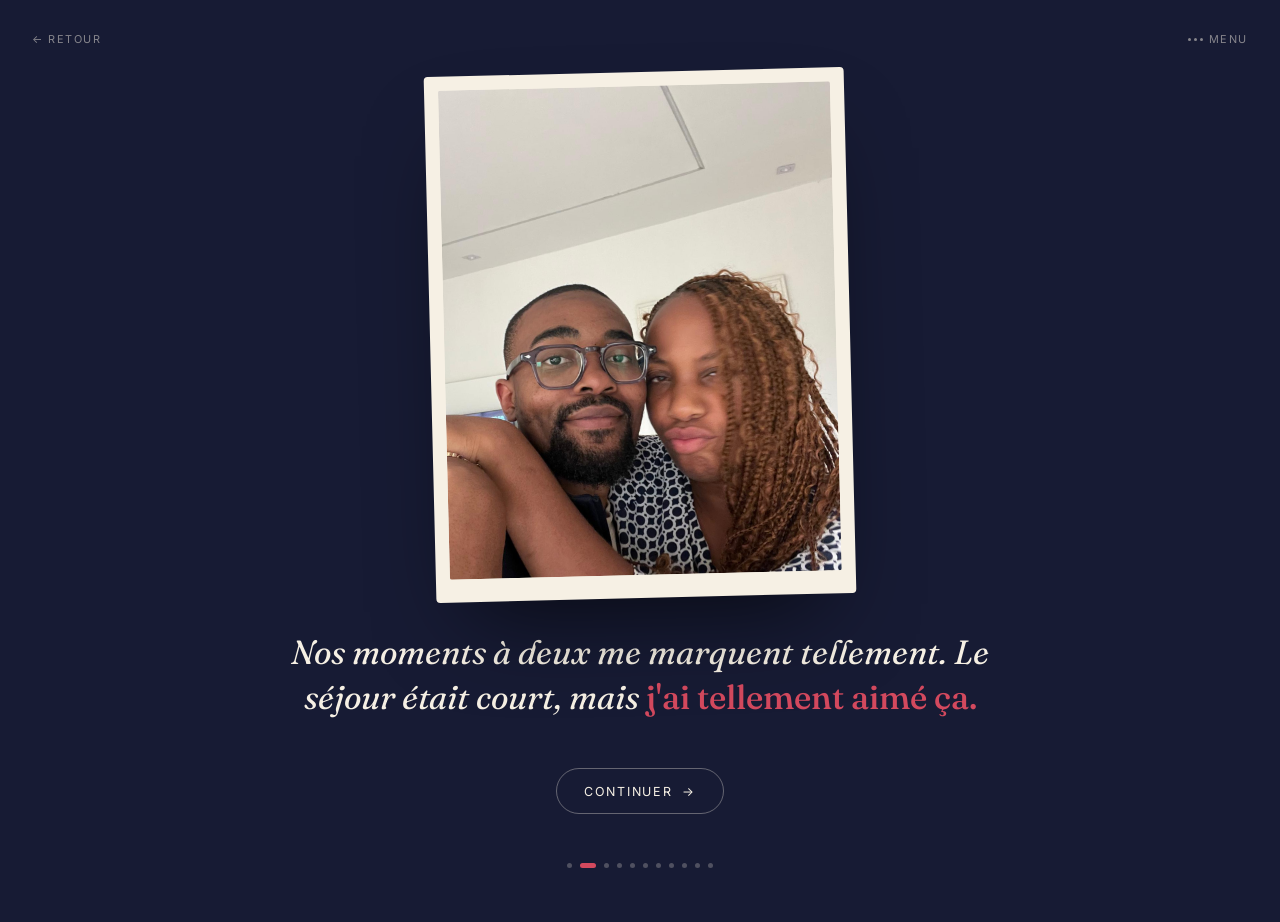
<file: souvenir1.html>
<!DOCTYPE html>
<html lang="fr">
<head>
<meta charset="UTF-8">
<meta name="viewport" content="width=device-width, initial-scale=1.0">
<title>Un souvenir</title>
<link rel="stylesheet" href="style.css">
</head>
<body>
<div class="hearts"><span>&#10084;</span><span>&#10084;</span><span>&#10084;</span><span>&#10084;</span><span>&#10084;</span><span>&#10084;</span><span>&#10084;</span></div>

<a href="index.html" class="back">&#8592; retour</a>
<a href="menu.html" class="menu-link"><span class="dot3"><i></i><i></i><i></i></span><span>menu</span></a>
<div class="page">
  <div class="frame"><img src="photo1.jpeg" alt=""></div>
  <p class="mot-doux" style="margin-top:2rem;">Nos moments à deux me marquent tellement. Le séjour était court, mais <span class="accent">j'ai tellement aimé ça.</span></p>
  <a href="souvenir2.html" class="next"><span>continuer</span><span class="arrow">&#8594;</span></a>
</div>
<div class="dots"><span class=""></span><span class="on"></span><span class=""></span><span class=""></span><span class=""></span><span class=""></span><span class=""></span><span class=""></span><span class=""></span><span class=""></span><span class=""></span></div>
</body>
</html>
</file>
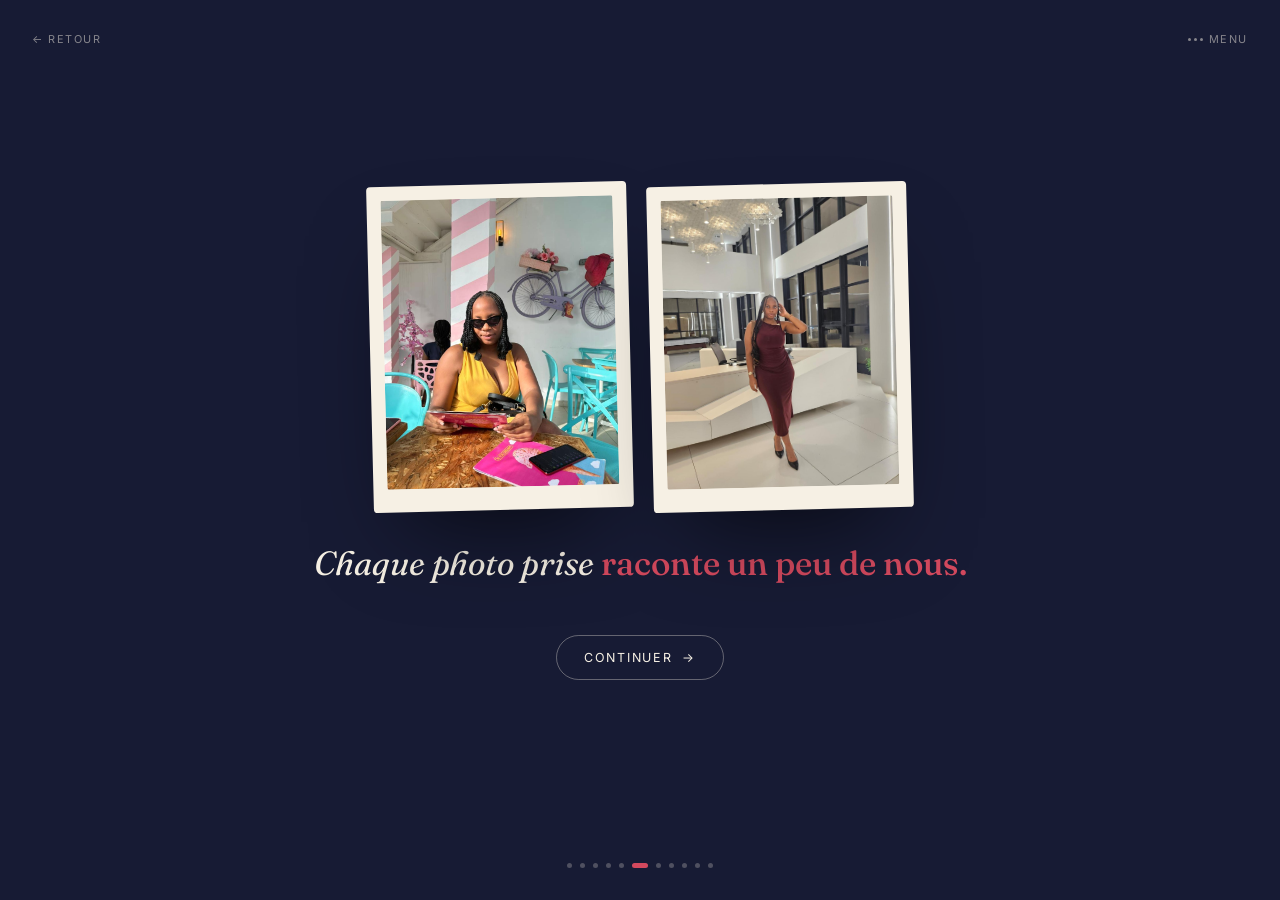
<file: souvenir5.html>
<!DOCTYPE html>
<html lang="fr">
<head>
<meta charset="UTF-8">
<meta name="viewport" content="width=device-width, initial-scale=1.0">
<title>Un souvenir</title>
<link rel="stylesheet" href="style.css">
</head>
<body>
<div class="hearts"><span>&#10084;</span><span>&#10084;</span><span>&#10084;</span><span>&#10084;</span><span>&#10084;</span><span>&#10084;</span><span>&#10084;</span></div>

<a href="index.html" class="back">&#8592; retour</a>
<a href="menu.html" class="menu-link"><span class="dot3"><i></i><i></i><i></i></span><span>menu</span></a>
<div class="page">
  <div style="display:flex; gap:1.2rem; flex-wrap:wrap; justify-content:center;"><div class="frame" style="width:min(260px, 42vw);"><img src="photo9.jpeg" alt=""></div><div class="frame" style="width:min(260px, 42vw);"><img src="photo10.jpeg" alt=""></div></div>
  <p class="mot-doux" style="margin-top:2rem;">Chaque photo prise <span class="accent">raconte un peu de nous.</span></p>
  <a href="souvenir6.html" class="next"><span>continuer</span><span class="arrow">&#8594;</span></a>
</div>
<div class="dots"><span class=""></span><span class=""></span><span class=""></span><span class=""></span><span class=""></span><span class="on"></span><span class=""></span><span class=""></span><span class=""></span><span class=""></span><span class=""></span></div>
</body>
</html>
</file>
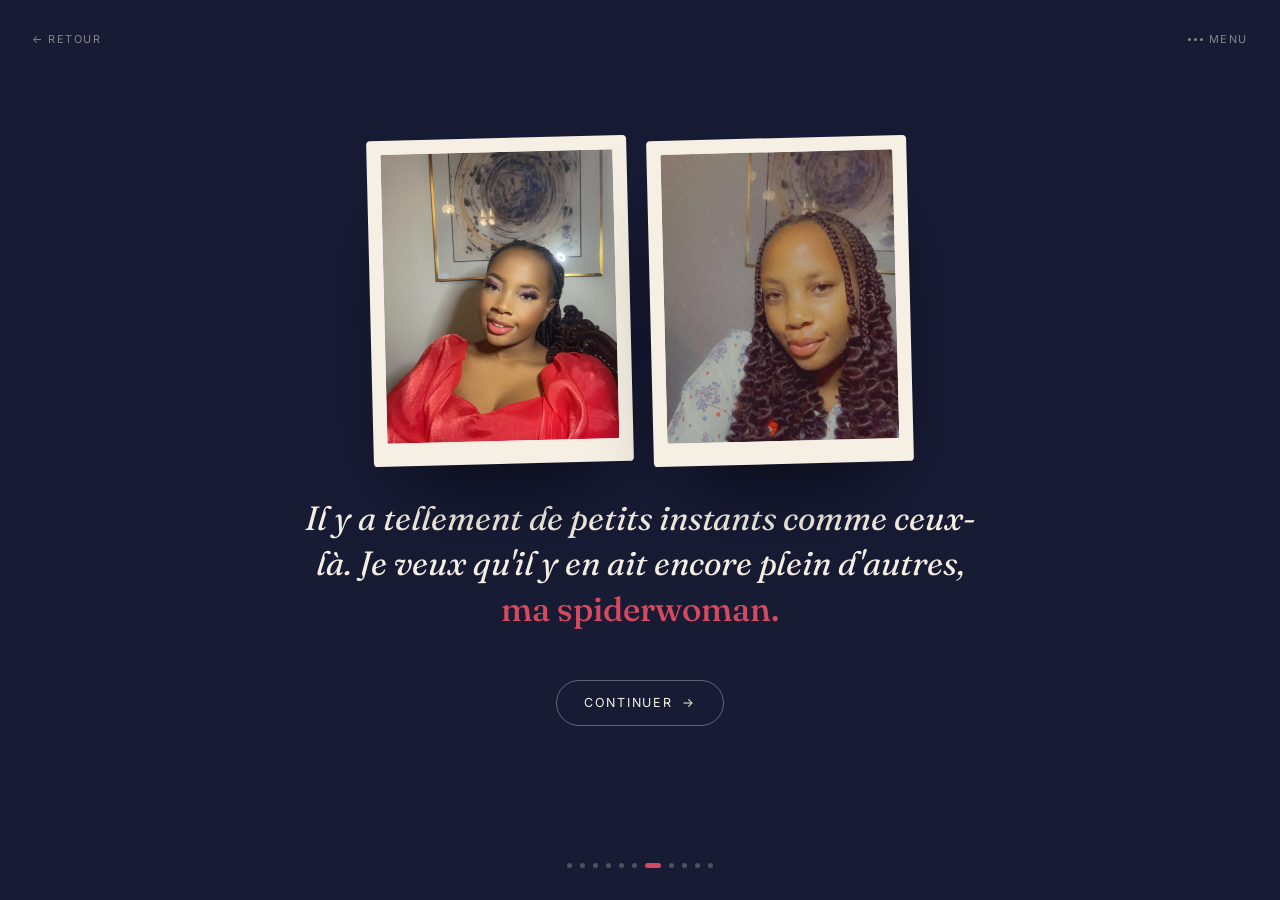
<file: souvenir6.html>
<!DOCTYPE html>
<html lang="fr">
<head>
<meta charset="UTF-8">
<meta name="viewport" content="width=device-width, initial-scale=1.0">
<title>Un souvenir</title>
<link rel="stylesheet" href="style.css">
</head>
<body>
<div class="hearts"><span>&#10084;</span><span>&#10084;</span><span>&#10084;</span><span>&#10084;</span><span>&#10084;</span><span>&#10084;</span><span>&#10084;</span></div>

<a href="index.html" class="back">&#8592; retour</a>
<a href="menu.html" class="menu-link"><span class="dot3"><i></i><i></i><i></i></span><span>menu</span></a>
<div class="page">
  <div style="display:flex; gap:1.2rem; flex-wrap:wrap; justify-content:center;"><div class="frame" style="width:min(260px, 42vw);"><img src="photo11.jpeg" alt=""></div><div class="frame" style="width:min(260px, 42vw);"><img src="photo12.jpeg" alt=""></div></div>
  <p class="mot-doux" style="margin-top:2rem;">Il y a tellement de petits instants comme ceux-là. Je veux qu'il y en ait encore plein d'autres, <span class="accent">ma spiderwoman.</span></p>
  <a href="souvenir7.html" class="next"><span>continuer</span><span class="arrow">&#8594;</span></a>
</div>
<div class="dots"><span class=""></span><span class=""></span><span class=""></span><span class=""></span><span class=""></span><span class=""></span><span class="on"></span><span class=""></span><span class=""></span><span class=""></span><span class=""></span></div>
</body>
</html>
</file>
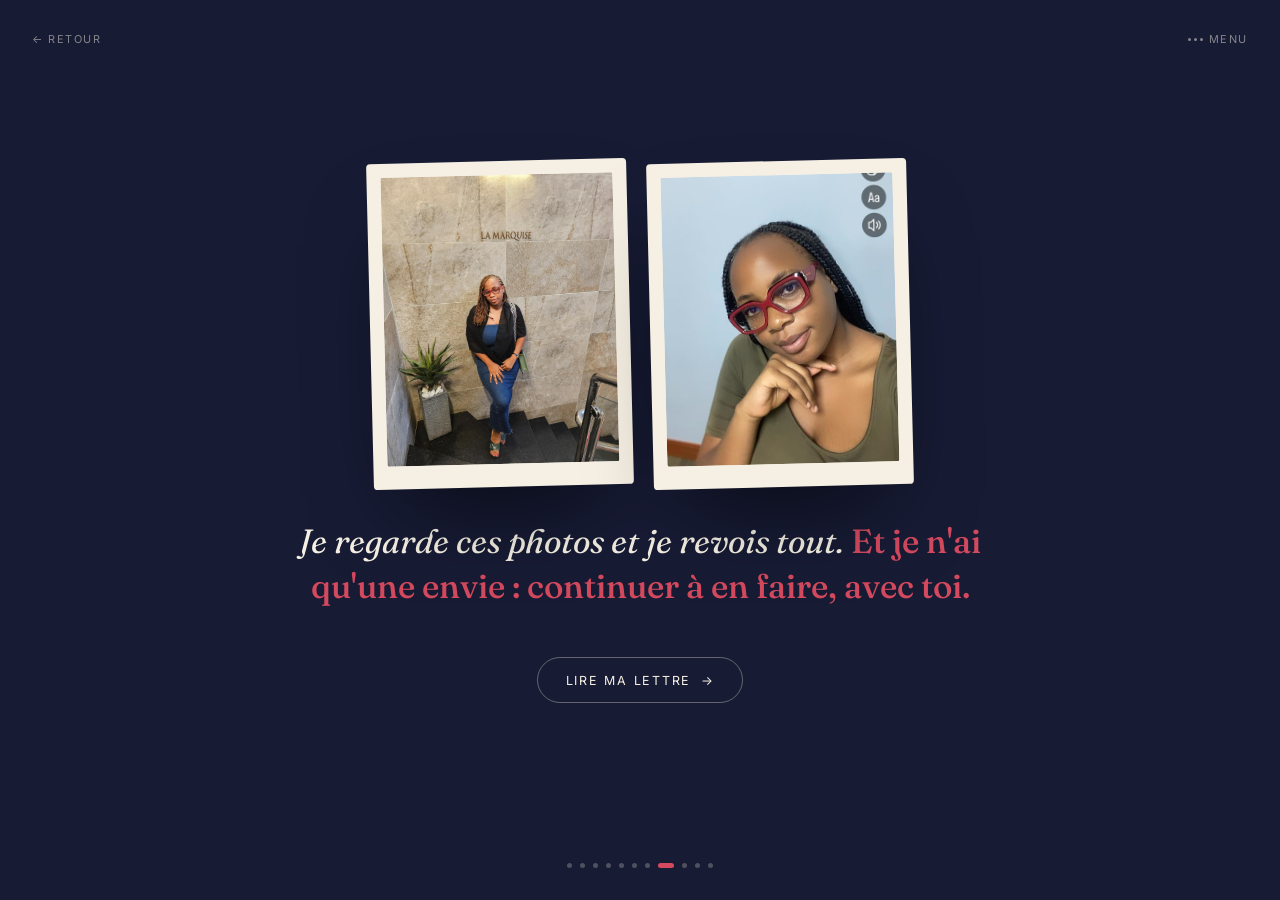
<file: souvenir7.html>
<!DOCTYPE html>
<html lang="fr">
<head>
<meta charset="UTF-8">
<meta name="viewport" content="width=device-width, initial-scale=1.0">
<title>Un souvenir</title>
<link rel="stylesheet" href="style.css">
</head>
<body>
<div class="hearts"><span>&#10084;</span><span>&#10084;</span><span>&#10084;</span><span>&#10084;</span><span>&#10084;</span><span>&#10084;</span><span>&#10084;</span></div>

<a href="index.html" class="back">&#8592; retour</a>
<a href="menu.html" class="menu-link"><span class="dot3"><i></i><i></i><i></i></span><span>menu</span></a>
<div class="page">
  <div style="display:flex; gap:1.2rem; flex-wrap:wrap; justify-content:center;"><div class="frame" style="width:min(260px, 42vw);"><img src="photo13.jpeg" alt=""></div><div class="frame" style="width:min(260px, 42vw);"><img src="photo14.jpeg" alt=""></div></div>
  <p class="mot-doux" style="margin-top:2rem;">Je regarde ces photos et je revois tout. <span class="accent">Et je n'ai qu'une envie : continuer à en faire, avec toi.</span></p>
  <a href="lettre.html" class="next"><span>lire ma lettre</span><span class="arrow">&#8594;</span></a>
</div>
<div class="dots"><span class=""></span><span class=""></span><span class=""></span><span class=""></span><span class=""></span><span class=""></span><span class=""></span><span class="on"></span><span class=""></span><span class=""></span><span class=""></span></div>
</body>
</html>
</file>
<file: style.css>
@import url('https://fonts.googleapis.com/css2?family=Fraunces:ital,opsz,wght@0,9..144,300;0,9..144,500;1,9..144,400;1,9..144,600&family=Literata:ital,wght@0,400;0,500;1,400&family=Inter:wght@400;500;600&display=swap');

:root{
  --night: #171b34;
  --night-2: #232a52;
  --gold: #e3b158;
  --gold-soft: #f0d9a6;
  --blush: #c98b7c;
  --rose: #d3495e;
  --paper: #f6f0e4;
  --paper-2: #efe6d2;
  --ink: #2a2320;
  --ink-soft: #6b5f56;
}

*{box-sizing:border-box; margin:0; padding:0;}

html{scroll-behavior:smooth;}

body{
  background:var(--night);
  color:var(--paper);
  font-family:'Literata', serif;
  min-height:100svh;
  overflow-x:hidden;
  position:relative;
}

body.with-bg::before{
  content:'';
  position:fixed;
  inset:0;
  background-image: var(--bg-photo);
  background-size:cover;
  background-position:center;
  filter: saturate(0.85) brightness(0.38);
  z-index:0;
}
body.with-bg::after{
  content:'';
  position:fixed;
  inset:0;
  background: linear-gradient(180deg, rgba(23,27,52,0.5) 0%, rgba(23,27,52,0.62) 45%, rgba(23,27,52,0.92) 100%);
  z-index:0;
}

@media (prefers-reduced-motion: reduce){
  *{animation-duration:0.01ms !important; animation-iteration-count:1 !important; transition-duration:0.01ms !important;}
}

/* ---------- entrance ---------- */
.page{
  min-height:100svh;
  display:flex;
  flex-direction:column;
  align-items:center;
  justify-content:center;
  padding: 8vh 6vw 12vh;
  position:relative;
  z-index:2;
  animation: pageIn 1.1s ease both;
}

@keyframes pageIn{
  from{opacity:0; transform:translateY(14px);}
  to{opacity:1; transform:translateY(0);}
}

/* ---------- floating hearts ambience ---------- */
.hearts{
  position:fixed;
  inset:0;
  pointer-events:none;
  overflow:hidden;
  z-index:1;
}

.hearts span{
  position:absolute;
  bottom:-40px;
  color:var(--rose);
  opacity:0;
  font-size:14px;
  animation: floatUp 12s linear infinite;
}

.hearts span:nth-child(1){left:8%; animation-delay:0s; font-size:12px;}
.hearts span:nth-child(2){left:22%; animation-delay:2.4s; font-size:16px;}
.hearts span:nth-child(3){left:38%; animation-delay:4.8s; font-size:10px;}
.hearts span:nth-child(4){left:55%; animation-delay:1.2s; font-size:15px;}
.hearts span:nth-child(5){left:70%; animation-delay:6s; font-size:11px;}
.hearts span:nth-child(6){left:85%; animation-delay:3.6s; font-size:13px;}
.hearts span:nth-child(7){left:94%; animation-delay:8.4s; font-size:10px;}

@keyframes floatUp{
  0%{opacity:0; transform:translateY(0) rotate(0deg);}
  8%{opacity:0.55;}
  85%{opacity:0.35;}
  100%{opacity:0; transform:translateY(-100vh) rotate(25deg);}
}

/* ---------- photo ---------- */
.frame{
  width:min(420px, 82vw);
  background:var(--paper);
  padding:0.9rem 0.9rem 1.4rem;
  border-radius:4px;
  box-shadow: 0 45px 90px -35px rgba(0,0,0,0.65);
  transform:rotate(-1.4deg);
  transition: transform 0.5s ease;
}
.frame:hover{ transform:rotate(0deg) scale(1.015); }

.frame img{
  width:100%;
  display:block;
  border-radius:2px;
  object-fit:cover;
  aspect-ratio: 4/5;
}

.frame.wide img{ aspect-ratio: 4/3; }

/* ---------- text ---------- */
.eyebrow{
  font-family:'Inter', sans-serif;
  font-size:0.68rem;
  letter-spacing:0.26em;
  text-transform:uppercase;
  color:var(--gold-soft);
  opacity:0.85;
  margin: 2.2rem 0 0.9rem;
  text-align:center;
}

.mot-doux{
  font-family:'Fraunces', serif;
  font-style:italic;
  font-weight:400;
  font-size:clamp(1.5rem, 4vw, 2.1rem);
  line-height:1.35;
  color:var(--paper);
  text-align:center;
  max-width:32ch;
}

.mot-doux .accent{
  color:var(--rose);
  font-style:normal;
  font-weight:500;
}

.title{
  font-family:'Fraunces', serif;
  font-weight:400;
  font-style:italic;
  font-size:clamp(3rem, 10vw, 6rem);
  color:var(--paper);
  text-align:center;
  line-height:0.95;
}

/* ---------- nav ---------- */
.next{
  margin-top: 3rem;
  display:inline-flex;
  align-items:center;
  gap:0.6rem;
  font-family:'Inter', sans-serif;
  font-size:0.78rem;
  letter-spacing:0.14em;
  text-transform:uppercase;
  color:var(--paper);
  text-decoration:none;
  padding: 0.9rem 1.7rem;
  border:1px solid rgba(246,240,228,0.35);
  border-radius:100px;
  transition: all 0.35s ease;
}
.next:hover{
  border-color:var(--rose);
  background:rgba(211,73,94,0.14);
  gap:0.9rem;
}
.next .arrow{
  transition: transform 0.35s ease;
}
.next:hover .arrow{ transform:translateX(4px); }

.back{
  position:fixed;
  top:2rem; left:2rem;
  z-index:5;
  font-family:'Inter', sans-serif;
  font-size:0.68rem;
  letter-spacing:0.14em;
  text-transform:uppercase;
  color:rgba(246,240,228,0.5);
  text-decoration:none;
  transition: color 0.3s ease;
}
.back:hover{ color:var(--rose); }

.menu-link{
  position:fixed;
  top:2rem; right:2rem;
  z-index:5;
  font-family:'Inter', sans-serif;
  font-size:0.68rem;
  letter-spacing:0.14em;
  text-transform:uppercase;
  color:rgba(246,240,228,0.5);
  text-decoration:none;
  transition: color 0.3s ease;
  display:flex;
  align-items:center;
  gap:0.4rem;
}
.menu-link:hover{ color:var(--rose); }
.menu-link .dot3{ display:flex; gap:3px; }
.menu-link .dot3 i{
  width:3px; height:3px; border-radius:50%;
  background:currentColor; display:block;
}

/* ---------- audio ---------- */
.audio-wrap{
  width:100%;
  margin-top:1rem;
  background:var(--paper-2);
  border-radius:2px;
  padding:0.8rem 1rem;
}
.audio-wrap audio{
  width:100%;
}
.audio-label{
  font-family:'Inter', sans-serif;
  font-size:0.62rem;
  letter-spacing:0.12em;
  text-transform:uppercase;
  color:var(--ink-soft);
  margin-bottom:0.5rem;
}

/* ---------- hub / menu ---------- */
.hub-grid{
  display:grid;
  grid-template-columns: repeat(auto-fit, minmax(200px, 1fr));
  gap:1rem;
  max-width:760px;
  width:100%;
  margin-top:2.4rem;
}
.hub-card{
  background:rgba(246,240,228,0.05);
  border:1px solid rgba(246,240,228,0.14);
  border-radius:6px;
  padding:1.4rem 1.3rem;
  text-decoration:none;
  color:var(--paper);
  transition: all 0.35s ease;
  display:block;
}
.hub-card:hover{
  border-color:var(--rose);
  background:rgba(211,73,94,0.1);
  transform:translateY(-3px);
}
.hub-card .num{
  font-family:'Inter', sans-serif;
  font-size:0.65rem;
  letter-spacing:0.14em;
  color:var(--rose);
  text-transform:uppercase;
  display:block;
  margin-bottom:0.5rem;
}
.hub-card .lbl{
  font-family:'Fraunces', serif;
  font-style:italic;
  font-size:1.15rem;
}

.dots{
  position:fixed;
  bottom:2rem; left:50%;
  transform:translateX(-50%);
  z-index:5;
  display:flex;
  gap:0.5rem;
}
.dots span{
  width:5px; height:5px;
  border-radius:50%;
  background:rgba(246,240,228,0.25);
}
.dots span.on{ background:var(--rose); width:16px; border-radius:4px; }

/* ---------- letter / ticket ---------- */
.ticket{
  background:var(--paper);
  color:var(--ink);
  max-width:680px;
  width:100%;
  border-radius:6px;
  box-shadow: 0 40px 80px -30px rgba(0,0,0,0.6);
  padding: clamp(2rem, 5vw, 3.4rem);
}

.ticket .letter-greeting{
  font-family:'Fraunces', serif;
  font-style:italic;
  font-size:clamp(1.4rem, 3vw, 1.8rem);
  color:var(--rose);
  margin-bottom:1.4rem;
}

.ticket p{
  font-size:clamp(1rem, 1.6vw, 1.1rem);
  line-height:1.85;
  margin-bottom:1.2rem;
}
.ticket p:last-child{ margin-bottom:0; }

.ticket .sign{
  margin-top:2rem;
  font-family:'Fraunces', serif;
  font-style:italic;
  font-size:1.2rem;
}

/* ---------- video ---------- */
video{
  width:100%;
  display:block;
  border-radius:2px;
  background:#000;
}

/* ---------- closing ---------- */
.closing-word{
  font-family:'Fraunces', serif;
  font-weight:300;
  font-style:italic;
  font-size:clamp(2.4rem, 8vw, 5rem);
  color:var(--paper);
  text-align:center;
  line-height:1.1;
}
.closing-word b{
  font-weight:500;
  font-style:normal;
  background: linear-gradient(100deg, var(--gold) 0%, var(--rose) 100%);
  -webkit-background-clip: text;
  background-clip: text;
  color:transparent;
}
</file>
